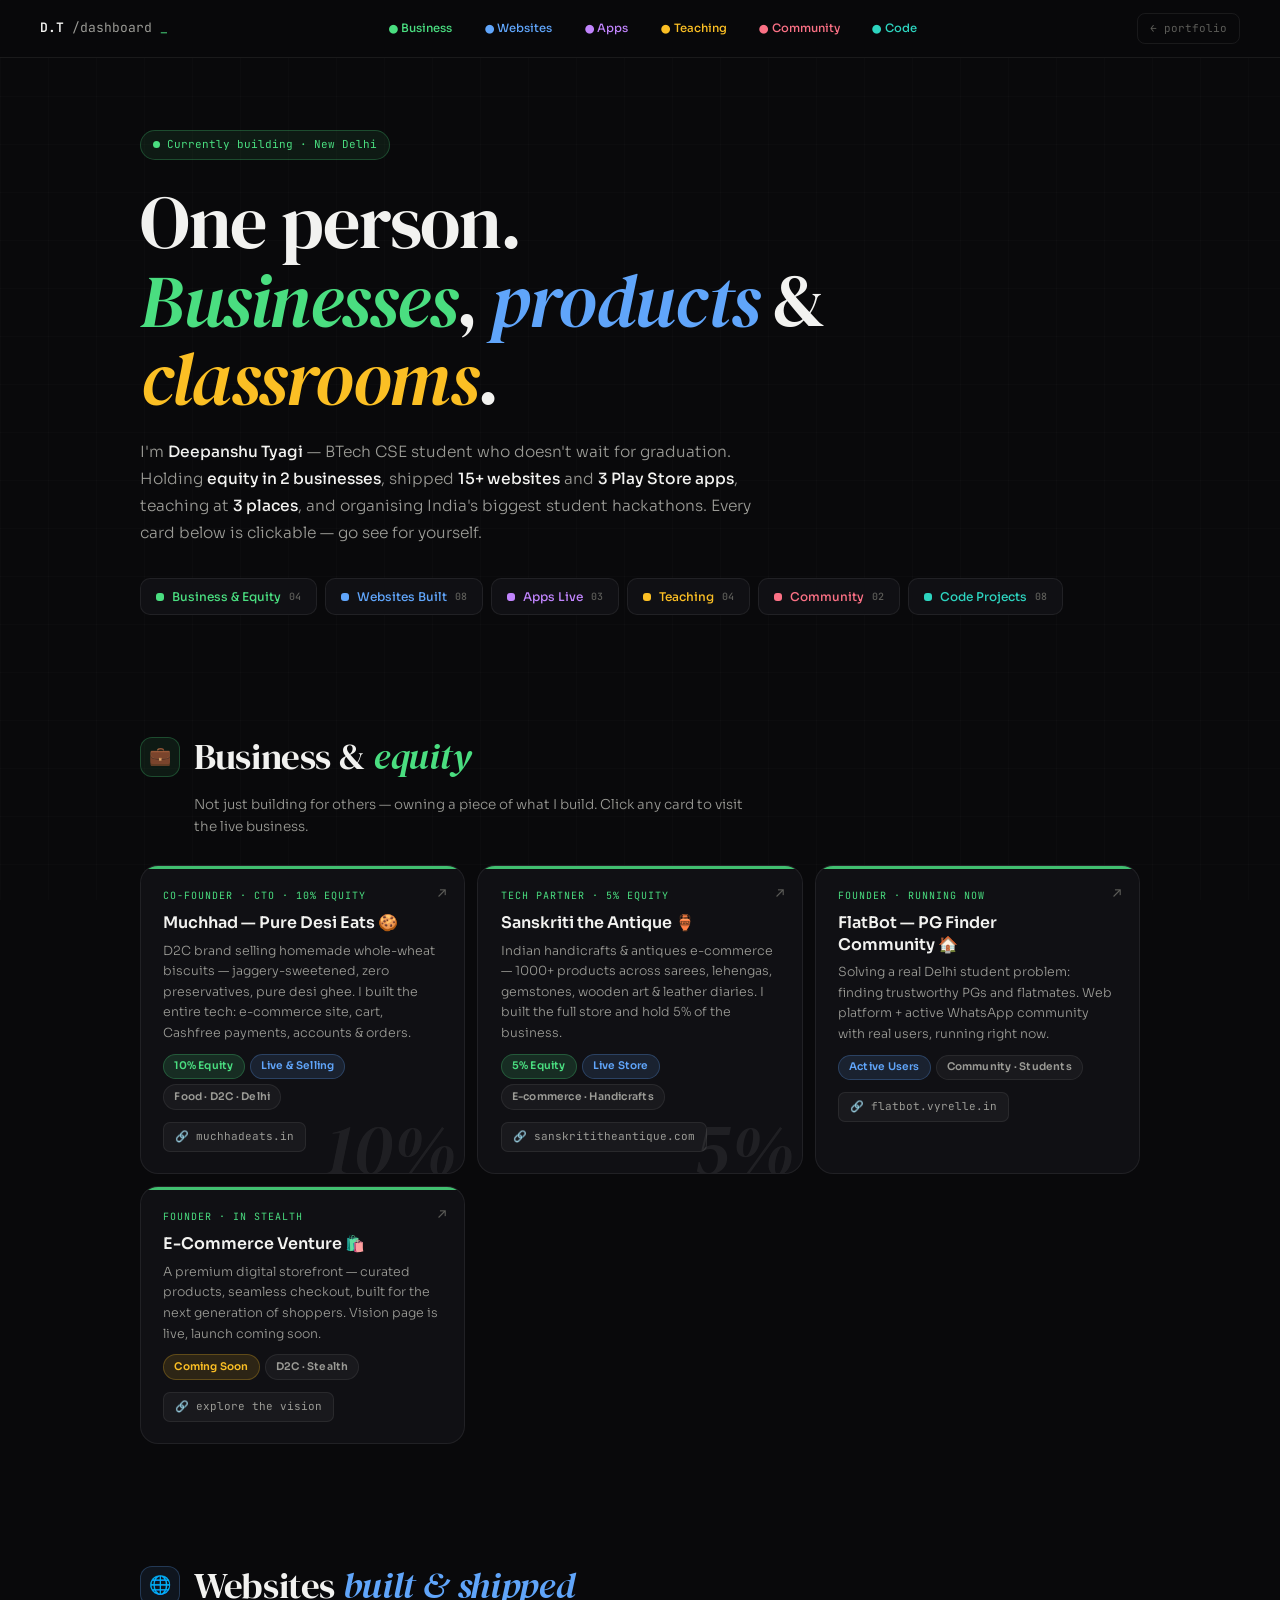
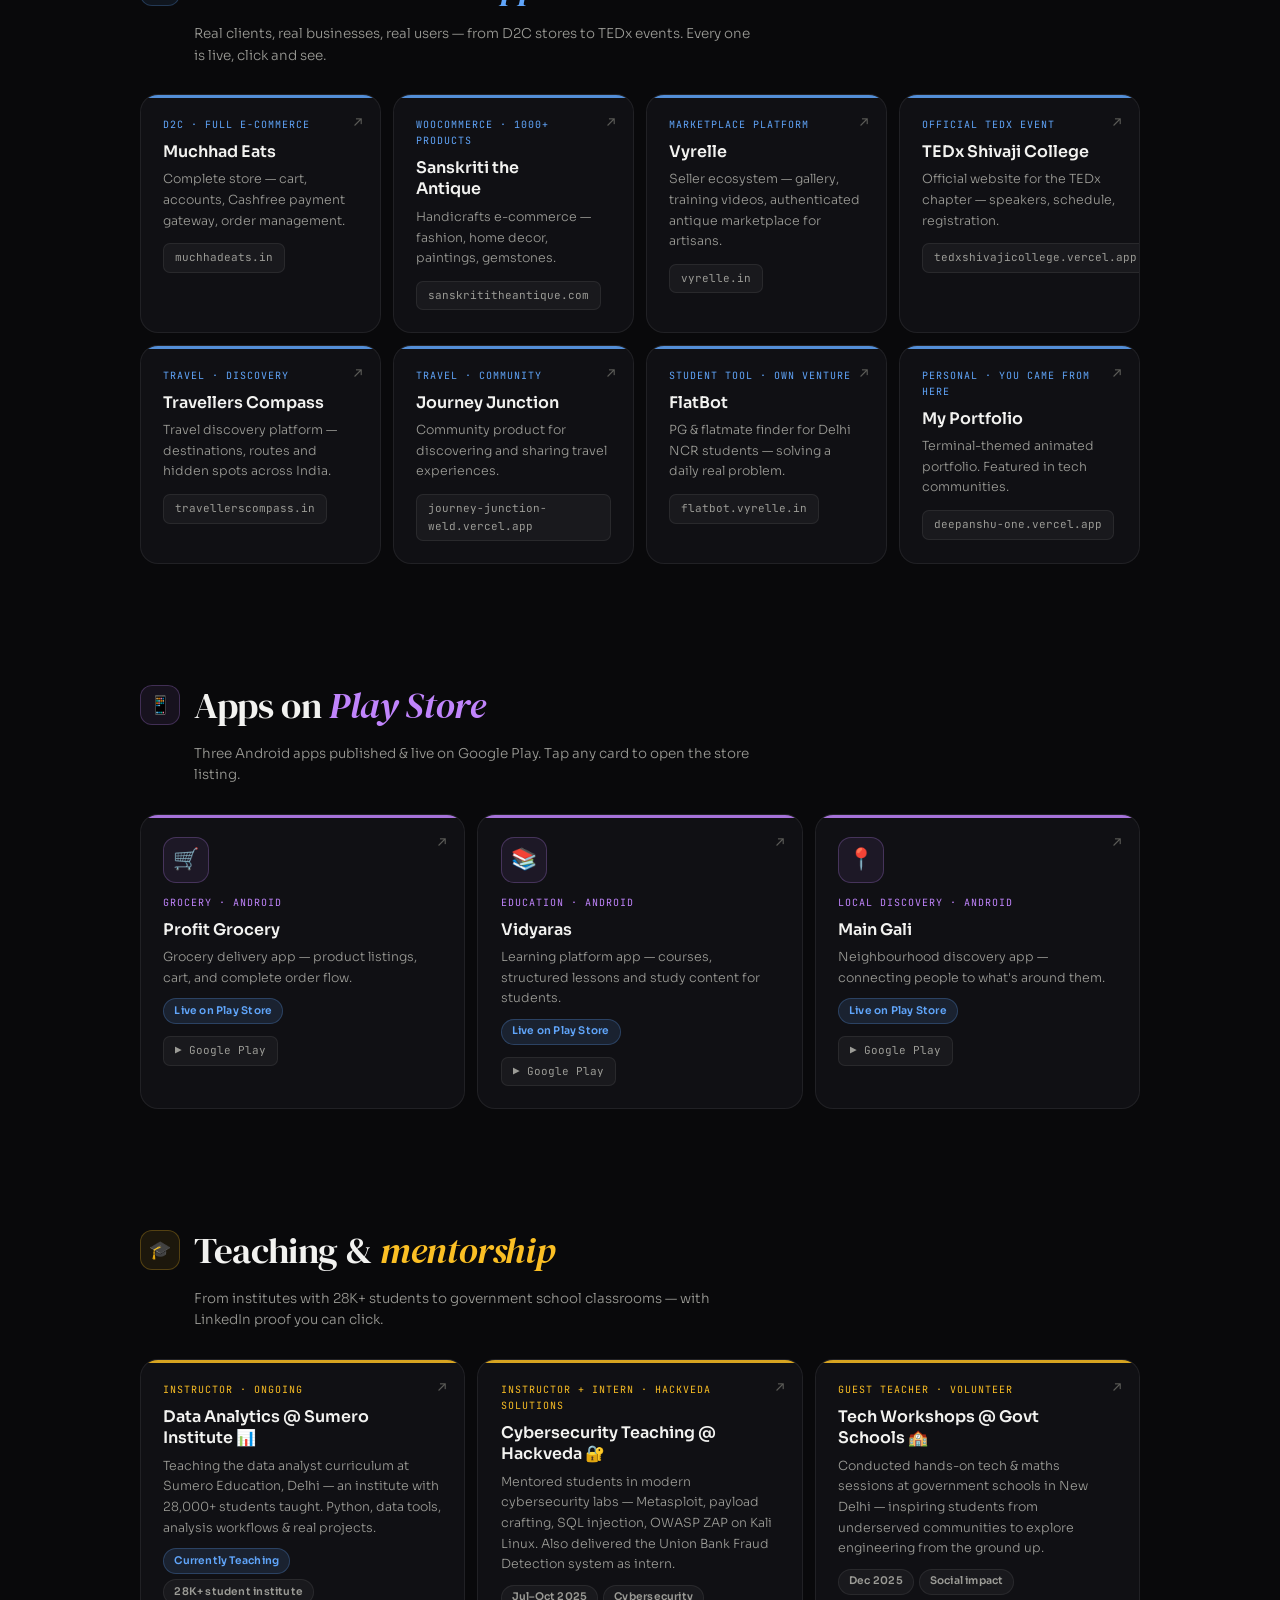
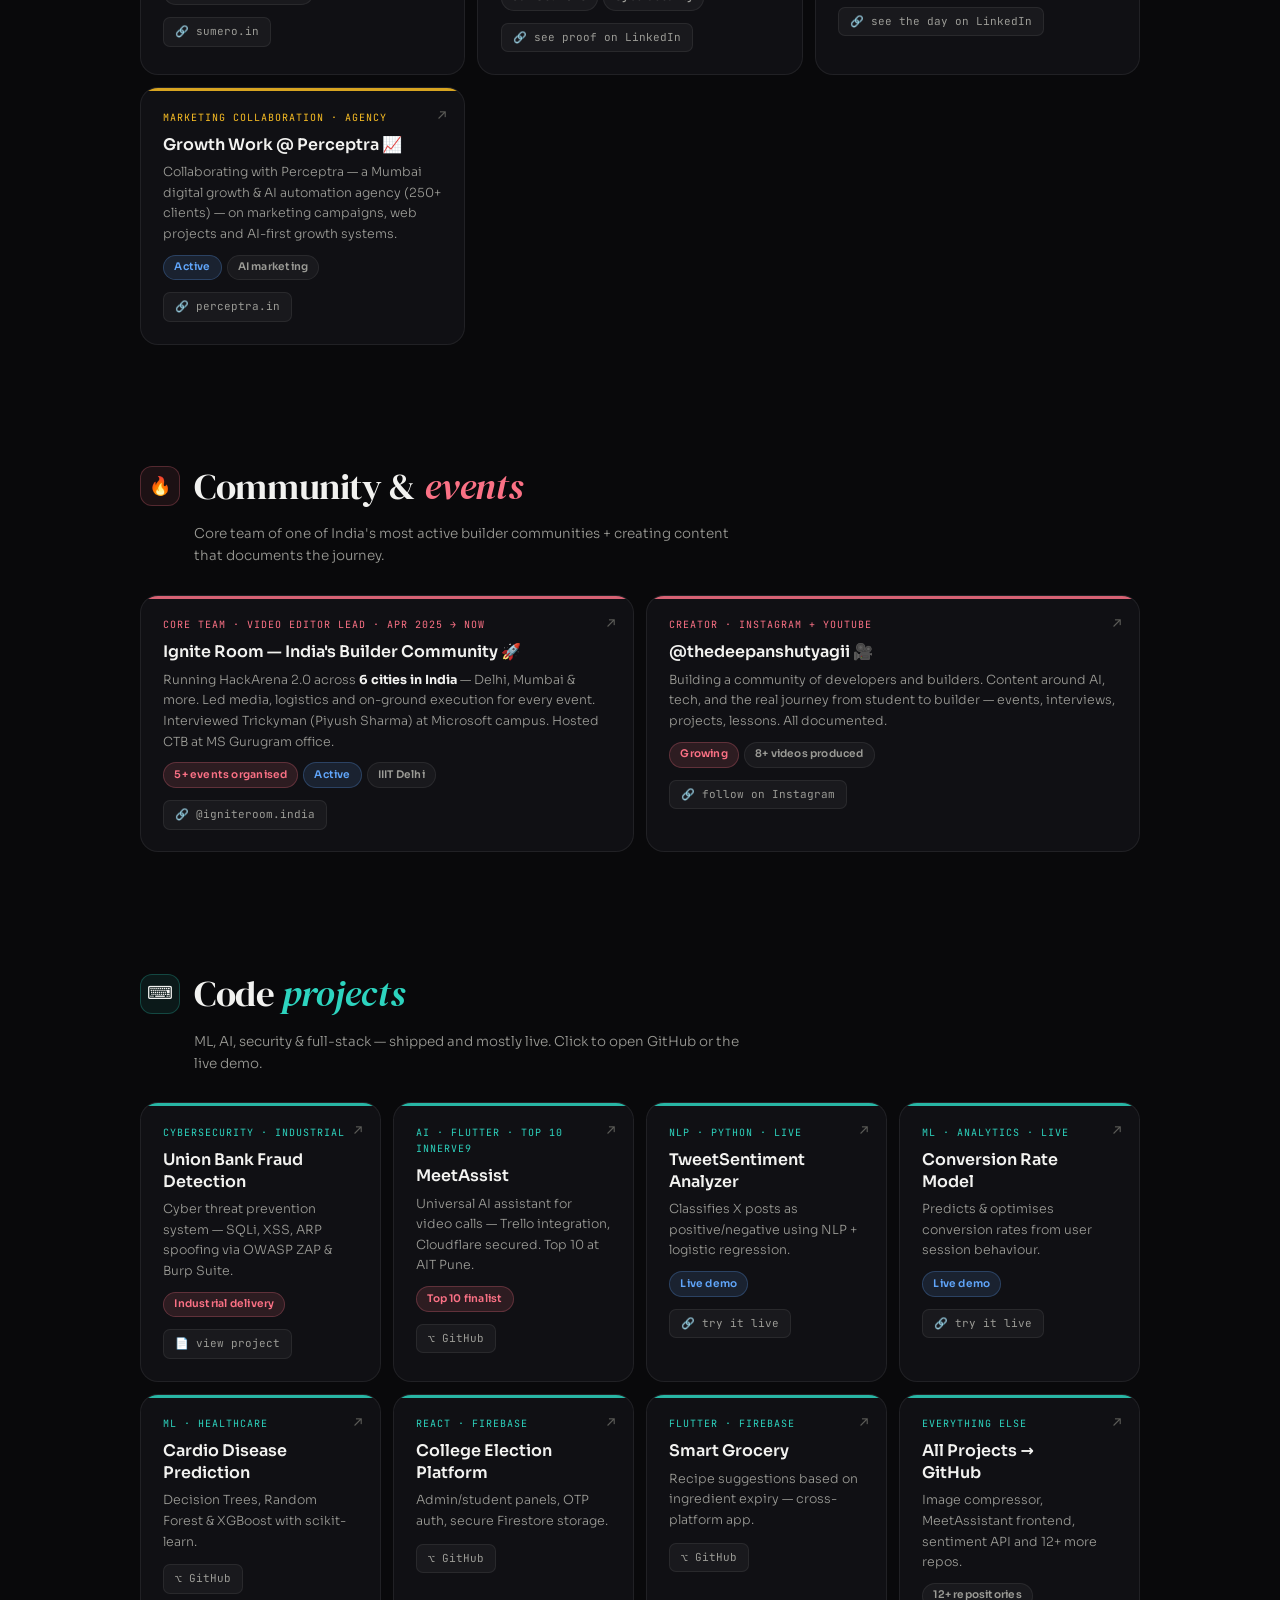
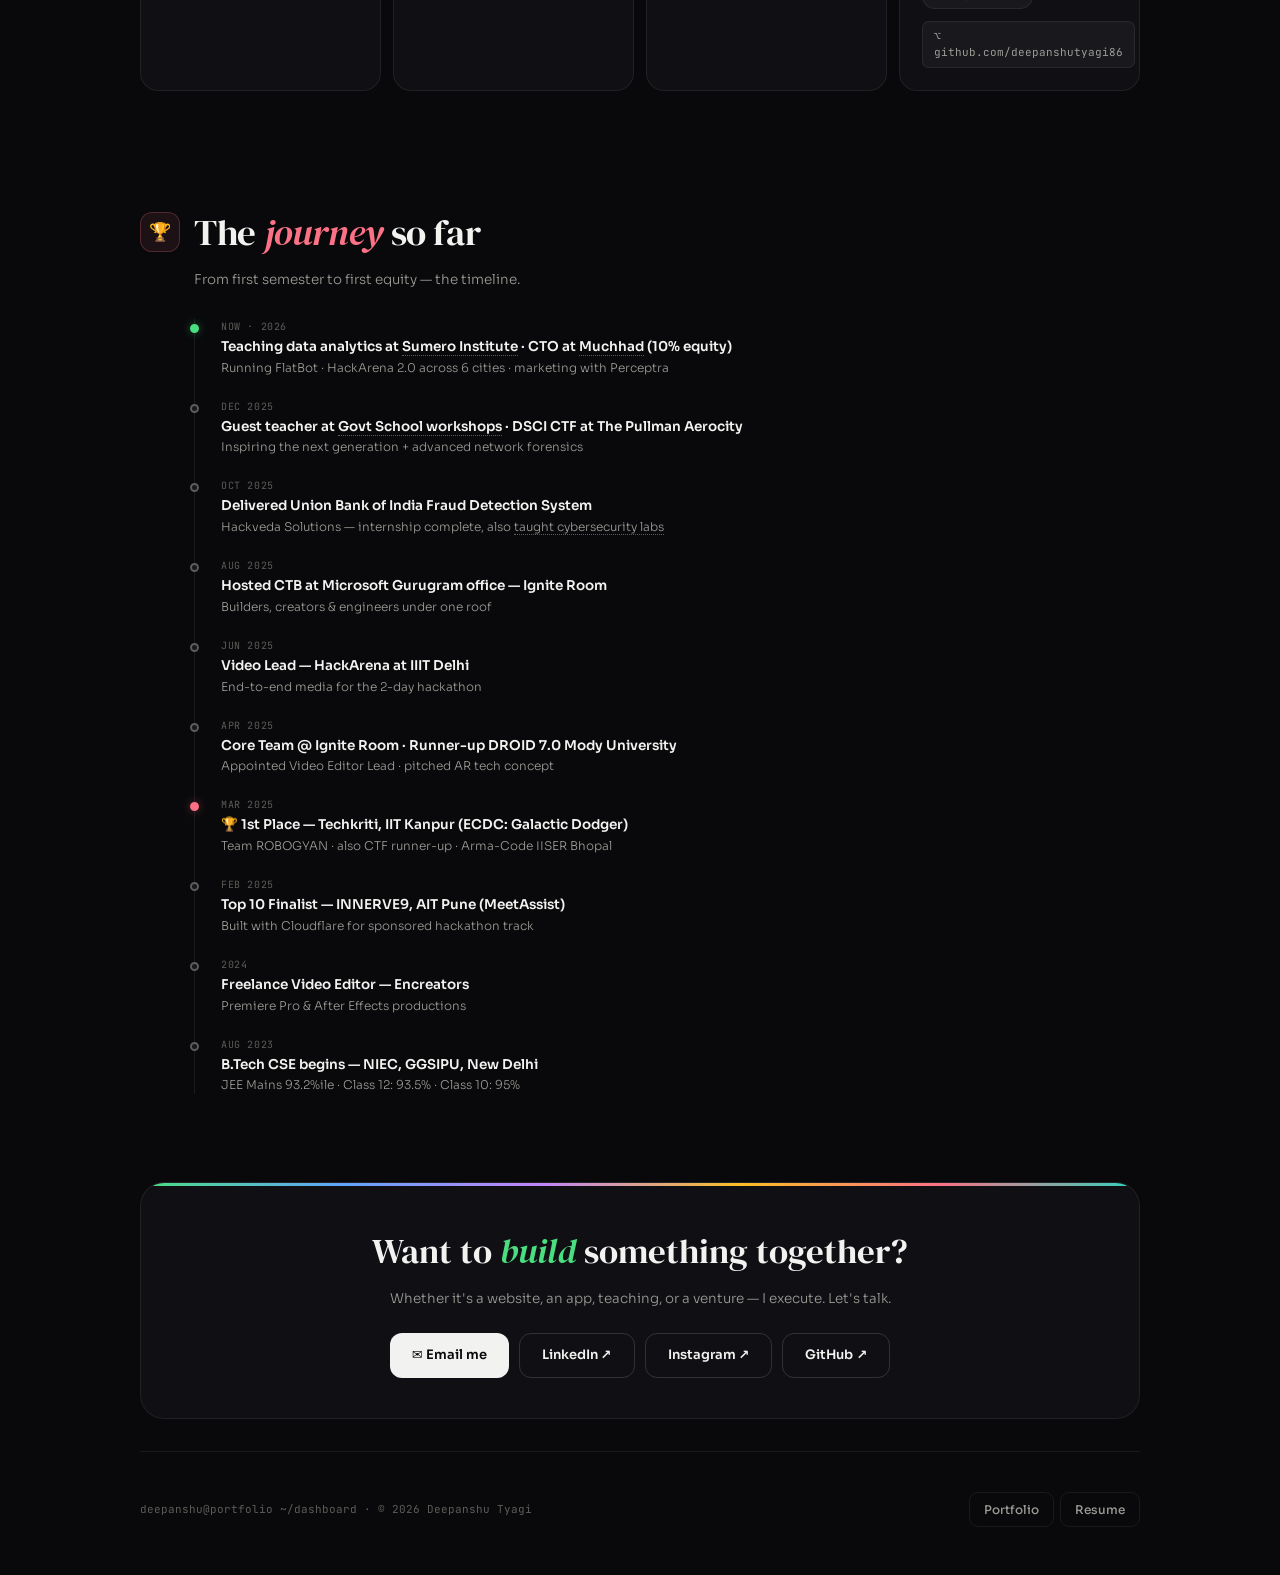
<file: deepanshu.html>
<!DOCTYPE html>
<html lang="en">
<head>
<meta charset="UTF-8" />
<meta name="viewport" content="width=device-width, initial-scale=1.0" />
<title>Dashboard · Deepanshu Tyagi — Everything I'm Building</title>
<meta name="description" content="Businesses, websites, apps, teaching, events & code — the complete map of what Deepanshu Tyagi is building." />
<link rel="preconnect" href="https://fonts.googleapis.com" />
<link rel="preconnect" href="https://fonts.gstatic.com" crossorigin />
<link href="https://fonts.googleapis.com/css2?family=Sora:wght@300;400;500;600;700&family=DM+Serif+Display:ital@0;1&family=JetBrains+Mono:wght@400;500;600&display=swap" rel="stylesheet" />
<style>
  :root {
    --bg: #09090b;
    --bg-2: #101014;
    --bg-3: #17171d;
    --line: rgba(255,255,255,0.07);
    --line-2: rgba(255,255,255,0.14);
    --text: #f2f2f0;
    --text-2: #9b9b96;
    --text-3: #5c5c58;

    /* category colors */
    --biz: #4ade80;        /* green — business & equity */
    --biz-bg: rgba(74,222,128,0.08);
    --biz-line: rgba(74,222,128,0.25);

    --web: #60a5fa;        /* blue — websites */
    --web-bg: rgba(96,165,250,0.08);
    --web-line: rgba(96,165,250,0.25);

    --app: #c084fc;        /* purple — apps */
    --app-bg: rgba(192,132,252,0.08);
    --app-line: rgba(192,132,252,0.25);

    --teach: #fbbf24;      /* amber — teaching */
    --teach-bg: rgba(251,191,36,0.08);
    --teach-line: rgba(251,191,36,0.25);

    --comm: #fb7185;       /* coral — community & events */
    --comm-bg: rgba(251,113,133,0.08);
    --comm-line: rgba(251,113,133,0.25);

    --code: #2dd4bf;       /* teal — code projects */
    --code-bg: rgba(45,212,191,0.08);
    --code-line: rgba(45,212,191,0.25);

    --serif: 'DM Serif Display', Georgia, serif;
    --sans: 'Sora', system-ui, sans-serif;
    --mono: 'JetBrains Mono', monospace;
  }

  *, *::before, *::after { box-sizing: border-box; margin: 0; padding: 0; }
  html { scroll-behavior: smooth; }

  body {
    background: var(--bg);
    color: var(--text);
    font-family: var(--sans);
    font-size: 15px;
    line-height: 1.6;
    -webkit-font-smoothing: antialiased;
    overflow-x: hidden;
  }

  /* subtle grid background */
  body::before {
    content: '';
    position: fixed;
    inset: 0;
    background-image:
      linear-gradient(rgba(255,255,255,0.015) 1px, transparent 1px),
      linear-gradient(90deg, rgba(255,255,255,0.015) 1px, transparent 1px);
    background-size: 48px 48px;
    pointer-events: none;
    z-index: 0;
  }

  .wrap { position: relative; z-index: 1; }

  /* ═══ NAV ═══ */
  nav {
    position: sticky; top: 0; z-index: 100;
    background: rgba(9,9,11,0.85);
    backdrop-filter: blur(14px);
    border-bottom: 1px solid var(--line);
    height: 58px;
    display: flex; align-items: center; justify-content: space-between;
    padding: 0 clamp(1rem, 4vw, 2.5rem);
    gap: 1rem;
  }
  .nav-logo {
    font-family: var(--mono); font-size: 13px; color: var(--text-2);
    text-decoration: none; display: flex; align-items: center; gap: 8px; flex-shrink: 0;
  }
  .nav-logo b { color: var(--text); font-weight: 600; }
  .nav-logo .blink { color: var(--biz); animation: blink 1.2s steps(1) infinite; }
  @keyframes blink { 50% { opacity: 0; } }
  .nav-pills { display: flex; gap: 4px; overflow-x: auto; scrollbar-width: none; }
  .nav-pills::-webkit-scrollbar { display: none; }
  .nav-pills a {
    font-size: 11.5px; font-weight: 500; text-decoration: none;
    padding: 6px 13px; border-radius: 100px; white-space: nowrap;
    border: 1px solid transparent;
    transition: all .2s;
  }
  .np-biz { color: var(--biz); } .np-biz:hover { background: var(--biz-bg); border-color: var(--biz-line); }
  .np-web { color: var(--web); } .np-web:hover { background: var(--web-bg); border-color: var(--web-line); }
  .np-app { color: var(--app); } .np-app:hover { background: var(--app-bg); border-color: var(--app-line); }
  .np-teach { color: var(--teach); } .np-teach:hover { background: var(--teach-bg); border-color: var(--teach-line); }
  .np-comm { color: var(--comm); } .np-comm:hover { background: var(--comm-bg); border-color: var(--comm-line); }
  .np-code { color: var(--code); } .np-code:hover { background: var(--code-bg); border-color: var(--code-line); }
  .nav-back {
    font-family: var(--mono); font-size: 11px; color: var(--text-3);
    text-decoration: none; border: 1px solid var(--line); padding: 6px 12px;
    border-radius: 8px; white-space: nowrap; flex-shrink: 0; transition: all .2s;
  }
  .nav-back:hover { color: var(--text-2); border-color: var(--line-2); }

  .container { max-width: 1080px; margin: 0 auto; padding: 0 clamp(1rem, 4vw, 2.5rem); }

  /* ═══ HERO ═══ */
  .hero { padding: 4.5rem 0 3.5rem; }
  .hero-top { display: flex; align-items: center; gap: 10px; margin-bottom: 1.5rem; flex-wrap: wrap; }
  .live-dot {
    display: inline-flex; align-items: center; gap: 7px;
    font-family: var(--mono); font-size: 11px; color: var(--biz);
    background: var(--biz-bg); border: 1px solid var(--biz-line);
    padding: 5px 12px; border-radius: 100px;
  }
  .live-dot::before {
    content: ''; width: 7px; height: 7px; border-radius: 50%;
    background: var(--biz); animation: pulse 2s ease-in-out infinite;
  }
  @keyframes pulse { 0%,100%{opacity:1; box-shadow:0 0 0 0 rgba(74,222,128,.4)} 50%{opacity:.7; box-shadow:0 0 0 6px rgba(74,222,128,0)} }

  .hero h1 {
    font-family: var(--serif); font-weight: 400;
    font-size: clamp(2.6rem, 6.5vw, 4.6rem);
    line-height: 1.06; letter-spacing: -0.02em;
    margin-bottom: 1.25rem;
  }
  .hero h1 .hl-biz { color: var(--biz); font-style: italic; }
  .hero h1 .hl-web { color: var(--web); font-style: italic; }
  .hero h1 .hl-teach { color: var(--teach); font-style: italic; }
  .hero-sub { font-size: 15.5px; color: var(--text-2); max-width: 620px; line-height: 1.75; font-weight: 300; }
  .hero-sub b { color: var(--text); font-weight: 500; }

  /* the legend — teaches the color system instantly */
  .legend {
    display: flex; flex-wrap: wrap; gap: 8px; margin-top: 2rem;
  }
  .legend a {
    display: inline-flex; align-items: center; gap: 8px;
    font-size: 12px; font-weight: 500; text-decoration: none;
    padding: 8px 15px; border-radius: 10px;
    border: 1px solid var(--line);
    background: var(--bg-2);
    transition: transform .15s, border-color .2s;
  }
  .legend a:hover { transform: translateY(-2px); }
  .legend .dot { width: 8px; height: 8px; border-radius: 3px; flex-shrink: 0; }
  .lg-biz { color: var(--biz); } .lg-biz .dot { background: var(--biz); } .lg-biz:hover { border-color: var(--biz-line); }
  .lg-web { color: var(--web); } .lg-web .dot { background: var(--web); } .lg-web:hover { border-color: var(--web-line); }
  .lg-app { color: var(--app); } .lg-app .dot { background: var(--app); } .lg-app:hover { border-color: var(--app-line); }
  .lg-teach { color: var(--teach); } .lg-teach .dot { background: var(--teach); } .lg-teach:hover { border-color: var(--teach-line); }
  .lg-comm { color: var(--comm); } .lg-comm .dot { background: var(--comm); } .lg-comm:hover { border-color: var(--comm-line); }
  .lg-code { color: var(--code); } .lg-code .dot { background: var(--code); } .lg-code:hover { border-color: var(--code-line); }
  .legend a .count { font-family: var(--mono); font-size: 10px; color: var(--text-3); }

  /* ═══ SECTION SHELL ═══ */
  section { padding: 3.5rem 0; }
  .sec-head { display: flex; align-items: center; gap: 14px; margin-bottom: 8px; }
  .sec-icon {
    width: 40px; height: 40px; border-radius: 12px;
    display: flex; align-items: center; justify-content: center;
    font-size: 18px; flex-shrink: 0;
  }
  .sec-head h2 {
    font-family: var(--serif); font-weight: 400;
    font-size: clamp(1.7rem, 3.4vw, 2.3rem); letter-spacing: -0.01em;
  }
  .sec-desc { font-size: 13.5px; color: var(--text-2); margin: 0 0 1.75rem 54px; max-width: 560px; font-weight: 300; }

  /* section theming */
  .s-biz .sec-icon { background: var(--biz-bg); border: 1px solid var(--biz-line); }
  .s-biz h2 em { color: var(--biz); font-style: italic; }
  .s-web .sec-icon { background: var(--web-bg); border: 1px solid var(--web-line); }
  .s-web h2 em { color: var(--web); font-style: italic; }
  .s-app .sec-icon { background: var(--app-bg); border: 1px solid var(--app-line); }
  .s-app h2 em { color: var(--app); font-style: italic; }
  .s-teach .sec-icon { background: var(--teach-bg); border: 1px solid var(--teach-line); }
  .s-teach h2 em { color: var(--teach); font-style: italic; }
  .s-comm .sec-icon { background: var(--comm-bg); border: 1px solid var(--comm-line); }
  .s-comm h2 em { color: var(--comm); font-style: italic; }
  .s-code .sec-icon { background: var(--code-bg); border: 1px solid var(--code-line); }
  .s-code h2 em { color: var(--code); font-style: italic; }

  /* ═══ CLICKABLE CARDS ═══ */
  .grid { display: grid; gap: 12px; }
  .g2 { grid-template-columns: repeat(auto-fit, minmax(300px, 1fr)); }
  .g3 { grid-template-columns: repeat(auto-fit, minmax(240px, 1fr)); }

  a.tile {
    display: block; text-decoration: none; color: inherit;
    background: var(--bg-2);
    border: 1px solid var(--line);
    border-radius: 18px;
    padding: 1.35rem 1.4rem;
    position: relative;
    transition: transform .18s ease, border-color .2s, background .2s;
    overflow: hidden;
  }
  a.tile::after {
    content: '↗';
    position: absolute; top: 16px; right: 18px;
    font-family: var(--mono); font-size: 14px;
    color: var(--text-3);
    transition: color .2s, transform .2s;
  }
  a.tile:hover { transform: translateY(-3px); }
  a.tile:hover::after { transform: translate(2px,-2px); }

  /* colored top strip per category */
  a.tile::before {
    content: ''; position: absolute; top: 0; left: 0; right: 0; height: 3px;
    opacity: .85;
  }
  .t-biz::before { background: var(--biz); }
  .t-biz:hover { border-color: var(--biz-line); background: linear-gradient(180deg, var(--biz-bg), var(--bg-2) 45%); }
  .t-biz:hover::after { color: var(--biz); }
  .t-web::before { background: var(--web); }
  .t-web:hover { border-color: var(--web-line); background: linear-gradient(180deg, var(--web-bg), var(--bg-2) 45%); }
  .t-web:hover::after { color: var(--web); }
  .t-app::before { background: var(--app); }
  .t-app:hover { border-color: var(--app-line); background: linear-gradient(180deg, var(--app-bg), var(--bg-2) 45%); }
  .t-app:hover::after { color: var(--app); }
  .t-teach::before { background: var(--teach); }
  .t-teach:hover { border-color: var(--teach-line); background: linear-gradient(180deg, var(--teach-bg), var(--bg-2) 45%); }
  .t-teach:hover::after { color: var(--teach); }
  .t-comm::before { background: var(--comm); }
  .t-comm:hover { border-color: var(--comm-line); background: linear-gradient(180deg, var(--comm-bg), var(--bg-2) 45%); }
  .t-comm:hover::after { color: var(--comm); }
  .t-code::before { background: var(--code); }
  .t-code:hover { border-color: var(--code-line); background: linear-gradient(180deg, var(--code-bg), var(--bg-2) 45%); }
  .t-code:hover::after { color: var(--code); }

  .tile .role {
    font-family: var(--mono); font-size: 10px; letter-spacing: .1em;
    text-transform: uppercase; margin-bottom: 8px; display: block;
  }
  .t-biz .role { color: var(--biz); }
  .t-web .role { color: var(--web); }
  .t-app .role { color: var(--app); }
  .t-teach .role { color: var(--teach); }
  .t-comm .role { color: var(--comm); }
  .t-code .role { color: var(--code); }

  .tile h3 { font-size: 16px; font-weight: 600; margin-bottom: 7px; line-height: 1.35; padding-right: 24px; }
  .tile p { font-size: 12.5px; color: var(--text-2); line-height: 1.65; font-weight: 300; }

  .tile .url {
    display: inline-flex; align-items: center; gap: 6px;
    font-family: var(--mono); font-size: 11px;
    margin-top: 12px; padding: 5px 11px; border-radius: 7px;
    background: rgba(255,255,255,0.04); border: 1px solid var(--line);
    color: var(--text-2);
  }
  .t-biz:hover .url { color: var(--biz); border-color: var(--biz-line); }
  .t-web:hover .url { color: var(--web); border-color: var(--web-line); }
  .t-app:hover .url { color: var(--app); border-color: var(--app-line); }
  .t-teach:hover .url { color: var(--teach); border-color: var(--teach-line); }
  .t-comm:hover .url { color: var(--comm); border-color: var(--comm-line); }
  .t-code:hover .url { color: var(--code); border-color: var(--code-line); }

  .badges { display: flex; flex-wrap: wrap; gap: 5px; margin-top: 10px; }
  .badge {
    font-size: 10.5px; font-weight: 600; padding: 3.5px 10px;
    border-radius: 100px; letter-spacing: .02em;
  }
  .b-equity { background: rgba(74,222,128,0.14); color: var(--biz); border: 1px solid var(--biz-line); }
  .b-live { background: rgba(96,165,250,0.12); color: var(--web); border: 1px solid var(--web-line); }
  .b-soon { background: rgba(251,191,36,0.12); color: var(--teach); border: 1px solid var(--teach-line); }
  .b-dim { background: rgba(255,255,255,0.04); color: var(--text-2); border: 1px solid var(--line); }
  .b-win { background: rgba(251,113,133,0.12); color: var(--comm); border: 1px solid var(--comm-line); }

  /* big equity number */
  .equity-num {
    position: absolute; bottom: -12px; right: 8px;
    font-family: var(--serif); font-style: italic;
    font-size: 72px; line-height: 1;
    opacity: .07; pointer-events: none; user-select: none;
  }

  /* app row card */
  .app-emoji {
    width: 46px; height: 46px; border-radius: 13px;
    background: var(--app-bg); border: 1px solid var(--app-line);
    display: flex; align-items: center; justify-content: center;
    font-size: 21px; margin-bottom: 12px;
  }

  /* ═══ TIMELINE ═══ */
  .tl { margin-left: 54px; border-left: 1px solid var(--line); padding-left: 26px; position: relative; }
  .tl-item { position: relative; padding-bottom: 22px; }
  .tl-item:last-child { padding-bottom: 0; }
  .tl-item::before {
    content: ''; position: absolute; left: -31px; top: 5px;
    width: 9px; height: 9px; border-radius: 50%;
    background: var(--bg-3); border: 2px solid var(--text-3);
  }
  .tl-item.now::before { background: var(--biz); border-color: var(--biz); box-shadow: 0 0 10px rgba(74,222,128,.4); }
  .tl-item.win::before { background: var(--comm); border-color: var(--comm); box-shadow: 0 0 10px rgba(251,113,133,.4); }
  .tl-when { font-family: var(--mono); font-size: 10px; color: var(--text-3); letter-spacing: .06em; }
  .tl-what { font-size: 13.5px; font-weight: 600; margin-top: 2px; line-height: 1.45; }
  .tl-sub { font-size: 12px; color: var(--text-2); font-weight: 300; margin-top: 1px; }
  .tl-item a { color: inherit; text-decoration: none; border-bottom: 1px dotted var(--text-3); transition: border-color .2s, color .2s; }
  .tl-item a:hover { color: var(--web); border-color: var(--web); }

  @media (max-width: 640px) {
    .tl { margin-left: 6px; }
    .sec-desc { margin-left: 0; }
  }

  /* ═══ CTA FOOTER ═══ */
  .cta-final {
    margin: 2rem 0 0; padding: 2.5rem;
    background: var(--bg-2); border: 1px solid var(--line);
    border-radius: 24px; text-align: center;
    position: relative; overflow: hidden;
  }
  .cta-final::before {
    content: ''; position: absolute; inset: 0; height: 3px;
    background: linear-gradient(90deg, var(--biz), var(--web), var(--app), var(--teach), var(--comm), var(--code));
  }
  .cta-final h2 { font-family: var(--serif); font-weight: 400; font-size: clamp(1.6rem, 3.5vw, 2.2rem); margin-bottom: .5rem; }
  .cta-final h2 em { font-style: italic; color: var(--biz); }
  .cta-final p { font-size: 13.5px; color: var(--text-2); margin-bottom: 1.5rem; font-weight: 300; }
  .cta-btns { display: flex; gap: 10px; justify-content: center; flex-wrap: wrap; }
  .cta-btns a {
    display: inline-flex; align-items: center; gap: 7px;
    font-size: 13px; font-weight: 600; text-decoration: none;
    padding: 11px 22px; border-radius: 12px; transition: all .2s;
  }
  .btn-solid { background: var(--text); color: var(--bg); }
  .btn-solid:hover { background: var(--biz); transform: translateY(-2px); }
  .btn-line { border: 1px solid var(--line-2); color: var(--text); }
  .btn-line:hover { border-color: var(--text-2); transform: translateY(-2px); }

  footer {
    padding: 2.5rem 0 3rem; margin-top: 2rem;
    border-top: 1px solid var(--line);
    display: flex; justify-content: space-between; align-items: center;
    flex-wrap: wrap; gap: 1rem;
  }
  footer .sig { font-family: var(--mono); font-size: 11px; color: var(--text-3); }
  footer .socials { display: flex; gap: 6px; }
  footer .socials a {
    font-size: 12px; color: var(--text-2); text-decoration: none;
    padding: 7px 14px; border: 1px solid var(--line); border-radius: 9px;
    transition: all .2s; font-weight: 500;
  }
  footer .socials a:hover { color: var(--text); border-color: var(--line-2); transform: translateY(-2px); }

  /* reveal animation */
  .reveal { opacity: 0; transform: translateY(16px); transition: opacity .55s ease, transform .55s ease; }
  .reveal.in { opacity: 1; transform: none; }

  @media (prefers-reduced-motion: reduce) {
    *, *::before, *::after { transition: none !important; animation: none !important; }
    .reveal { opacity: 1; transform: none; }
  }

  ::-webkit-scrollbar { width: 5px; }
  ::-webkit-scrollbar-track { background: var(--bg); }
  ::-webkit-scrollbar-thumb { background: var(--bg-3); border-radius: 3px; }
</style>
</head>
<body>
<div class="wrap">

<!-- ═══ NAV ═══ -->
<nav>
  <a href="https://deepanshu-one.vercel.app/" class="nav-logo"><b>D.T</b> /dashboard<span class="blink">_</span></a>
  <div class="nav-pills">
    <a href="#business" class="np-biz">● Business</a>
    <a href="#websites" class="np-web">● Websites</a>
    <a href="#apps" class="np-app">● Apps</a>
    <a href="#teaching" class="np-teach">● Teaching</a>
    <a href="#community" class="np-comm">● Community</a>
    <a href="#code" class="np-code">● Code</a>
  </div>
  <a href="https://deepanshu-one.vercel.app/" class="nav-back">← portfolio</a>
</nav>

<div class="container">

  <!-- ═══ HERO ═══ -->
  <div class="hero">
    <div class="hero-top">
      <span class="live-dot">Currently building · New Delhi</span>
    </div>
    <h1>One person.<br><span class="hl-biz">Businesses</span>, <span class="hl-web">products</span> &amp; <span class="hl-teach">classrooms</span>.</h1>
    <p class="hero-sub">
      I'm <b>Deepanshu Tyagi</b> — BTech CSE student who doesn't wait for graduation.
      Holding <b>equity in 2 businesses</b>, shipped <b>15+ websites</b> and <b>3 Play Store apps</b>,
      teaching at <b>3 places</b>, and organising India's biggest student hackathons.
      Every card below is clickable — go see for yourself.
    </p>

    <div class="legend">
      <a href="#business" class="lg-biz"><span class="dot"></span>Business &amp; Equity <span class="count">04</span></a>
      <a href="#websites" class="lg-web"><span class="dot"></span>Websites Built <span class="count">08</span></a>
      <a href="#apps" class="lg-app"><span class="dot"></span>Apps Live <span class="count">03</span></a>
      <a href="#teaching" class="lg-teach"><span class="dot"></span>Teaching <span class="count">04</span></a>
      <a href="#community" class="lg-comm"><span class="dot"></span>Community <span class="count">02</span></a>
      <a href="#code" class="lg-code"><span class="dot"></span>Code Projects <span class="count">08</span></a>
    </div>
  </div>


  <!-- ═══ 01 BUSINESS & EQUITY ═══ -->
  <section id="business" class="s-biz">
    <div class="sec-head reveal">
      <div class="sec-icon">💼</div>
      <h2>Business &amp; <em>equity</em></h2>
    </div>
    <p class="sec-desc reveal">Not just building for others — owning a piece of what I build. Click any card to visit the live business.</p>

    <div class="grid g2">

      <a href="https://muchhadeats.in/" target="_blank" rel="noopener" class="tile t-biz reveal">
        <span class="equity-num">10%</span>
        <span class="role">Co-founder · CTO · 10% equity</span>
        <h3>Muchhad — Pure Desi Eats 🍪</h3>
        <p>D2C brand selling homemade whole-wheat biscuits — jaggery-sweetened, zero preservatives, pure desi ghee. I built the entire tech: e-commerce site, cart, Cashfree payments, accounts &amp; orders.</p>
        <div class="badges">
          <span class="badge b-equity">10% Equity</span>
          <span class="badge b-live">Live &amp; Selling</span>
          <span class="badge b-dim">Food · D2C · Delhi</span>
        </div>
        <span class="url">🔗 muchhadeats.in</span>
      </a>

      <a href="https://sanskrititheantique.com/" target="_blank" rel="noopener" class="tile t-biz reveal">
        <span class="equity-num">5%</span>
        <span class="role">Tech partner · 5% equity</span>
        <h3>Sanskriti the Antique 🏺</h3>
        <p>Indian handicrafts &amp; antiques e-commerce — 1000+ products across sarees, lehengas, gemstones, wooden art &amp; leather diaries. I built the full store and hold 5% of the business.</p>
        <div class="badges">
          <span class="badge b-equity">5% Equity</span>
          <span class="badge b-live">Live Store</span>
          <span class="badge b-dim">E-commerce · Handicrafts</span>
        </div>
        <span class="url">🔗 sanskrititheantique.com</span>
      </a>

      <a href="https://flatbot.vyrelle.in/" target="_blank" rel="noopener" class="tile t-biz reveal">
        <span class="role">Founder · Running now</span>
        <h3>FlatBot — PG Finder Community 🏠</h3>
        <p>Solving a real Delhi student problem: finding trustworthy PGs and flatmates. Web platform + active WhatsApp community with real users, running right now.</p>
        <div class="badges">
          <span class="badge b-live">Active Users</span>
          <span class="badge b-dim">Community · Students</span>
        </div>
        <span class="url">🔗 flatbot.vyrelle.in</span>
      </a>

      <a href="https://deepanshu-one.vercel.app/ecommerce.html" target="_blank" rel="noopener" class="tile t-biz reveal">
        <span class="role">Founder · In stealth</span>
        <h3>E-Commerce Venture 🛍️</h3>
        <p>A premium digital storefront — curated products, seamless checkout, built for the next generation of shoppers. Vision page is live, launch coming soon.</p>
        <div class="badges">
          <span class="badge b-soon">Coming Soon</span>
          <span class="badge b-dim">D2C · Stealth</span>
        </div>
        <span class="url">🔗 explore the vision</span>
      </a>

    </div>
  </section>


  <!-- ═══ 02 WEBSITES ═══ -->
  <section id="websites" class="s-web">
    <div class="sec-head reveal">
      <div class="sec-icon">🌐</div>
      <h2>Websites <em>built &amp; shipped</em></h2>
    </div>
    <p class="sec-desc reveal">Real clients, real businesses, real users — from D2C stores to TEDx events. Every one is live, click and see.</p>

    <div class="grid g3">

      <a href="https://muchhadeats.in/" target="_blank" rel="noopener" class="tile t-web reveal">
        <span class="role">D2C · Full E-commerce</span>
        <h3>Muchhad Eats</h3>
        <p>Complete store — cart, accounts, Cashfree payment gateway, order management.</p>
        <span class="url">muchhadeats.in</span>
      </a>

      <a href="https://sanskrititheantique.com/" target="_blank" rel="noopener" class="tile t-web reveal">
        <span class="role">WooCommerce · 1000+ products</span>
        <h3>Sanskriti the Antique</h3>
        <p>Handicrafts e-commerce — fashion, home decor, paintings, gemstones.</p>
        <span class="url">sanskrititheantique.com</span>
      </a>

      <a href="https://vyrelle.in/" target="_blank" rel="noopener" class="tile t-web reveal">
        <span class="role">Marketplace platform</span>
        <h3>Vyrelle</h3>
        <p>Seller ecosystem — gallery, training videos, authenticated antique marketplace for artisans.</p>
        <span class="url">vyrelle.in</span>
      </a>

      <a href="https://tedxshivajicollege.vercel.app/" target="_blank" rel="noopener" class="tile t-web reveal">
        <span class="role">Official TEDx event</span>
        <h3>TEDx Shivaji College</h3>
        <p>Official website for the TEDx chapter — speakers, schedule, registration.</p>
        <span class="url">tedxshivajicollege.vercel.app</span>
      </a>

      <a href="https://travellerscompass.in" target="_blank" rel="noopener" class="tile t-web reveal">
        <span class="role">Travel · Discovery</span>
        <h3>Travellers Compass</h3>
        <p>Travel discovery platform — destinations, routes and hidden spots across India.</p>
        <span class="url">travellerscompass.in</span>
      </a>

      <a href="https://journey-junction-weld.vercel.app" target="_blank" rel="noopener" class="tile t-web reveal">
        <span class="role">Travel · Community</span>
        <h3>Journey Junction</h3>
        <p>Community product for discovering and sharing travel experiences.</p>
        <span class="url">journey-junction-weld.vercel.app</span>
      </a>

      <a href="https://flatbot.vyrelle.in/" target="_blank" rel="noopener" class="tile t-web reveal">
        <span class="role">Student tool · Own venture</span>
        <h3>FlatBot</h3>
        <p>PG &amp; flatmate finder for Delhi NCR students — solving a daily real problem.</p>
        <span class="url">flatbot.vyrelle.in</span>
      </a>

      <a href="https://deepanshu-one.vercel.app/" target="_blank" rel="noopener" class="tile t-web reveal">
        <span class="role">Personal · You came from here</span>
        <h3>My Portfolio</h3>
        <p>Terminal-themed animated portfolio. Featured in tech communities.</p>
        <span class="url">deepanshu-one.vercel.app</span>
      </a>

    </div>
  </section>


  <!-- ═══ 03 APPS ═══ -->
  <section id="apps" class="s-app">
    <div class="sec-head reveal">
      <div class="sec-icon">📱</div>
      <h2>Apps on <em>Play Store</em></h2>
    </div>
    <p class="sec-desc reveal">Three Android apps published &amp; live on Google Play. Tap any card to open the store listing.</p>

    <div class="grid g3">

      <a href="https://play.google.com/store/apps/details?id=com.profitgrocery.app" target="_blank" rel="noopener" class="tile t-app reveal">
        <div class="app-emoji">🛒</div>
        <span class="role">Grocery · Android</span>
        <h3>Profit Grocery</h3>
        <p>Grocery delivery app — product listings, cart, and complete order flow.</p>
        <div class="badges"><span class="badge b-live">Live on Play Store</span></div>
        <span class="url">▶ Google Play</span>
      </a>

      <a href="https://play.google.com/store/apps/details?id=com.vidyaras.app" target="_blank" rel="noopener" class="tile t-app reveal">
        <div class="app-emoji">📚</div>
        <span class="role">Education · Android</span>
        <h3>Vidyaras</h3>
        <p>Learning platform app — courses, structured lessons and study content for students.</p>
        <div class="badges"><span class="badge b-live">Live on Play Store</span></div>
        <span class="url">▶ Google Play</span>
      </a>

      <a href="https://play.google.com/store/apps/details?id=com.main_gali.app" target="_blank" rel="noopener" class="tile t-app reveal">
        <div class="app-emoji">📍</div>
        <span class="role">Local discovery · Android</span>
        <h3>Main Gali</h3>
        <p>Neighbourhood discovery app — connecting people to what's around them.</p>
        <div class="badges"><span class="badge b-live">Live on Play Store</span></div>
        <span class="url">▶ Google Play</span>
      </a>

    </div>
  </section>


  <!-- ═══ 04 TEACHING ═══ -->
  <section id="teaching" class="s-teach">
    <div class="sec-head reveal">
      <div class="sec-icon">🎓</div>
      <h2>Teaching &amp; <em>mentorship</em></h2>
    </div>
    <p class="sec-desc reveal">From institutes with 28K+ students to government school classrooms — with LinkedIn proof you can click.</p>

    <div class="grid g2">

      <a href="https://sumero.in/" target="_blank" rel="noopener" class="tile t-teach reveal">
        <span class="role">Instructor · Ongoing</span>
        <h3>Data Analytics @ Sumero Institute 📊</h3>
        <p>Teaching the data analyst curriculum at Sumero Education, Delhi — an institute with 28,000+ students taught. Python, data tools, analysis workflows &amp; real projects.</p>
        <div class="badges">
          <span class="badge b-live">Currently Teaching</span>
          <span class="badge b-dim">28K+ student institute</span>
        </div>
        <span class="url">🔗 sumero.in</span>
      </a>

      <a href="https://www.linkedin.com/posts/deepanshutyagi86_its-been-almost-more-than-one-month-me-working-activity-7374844817266106368-4InB" target="_blank" rel="noopener" class="tile t-teach reveal">
        <span class="role">Instructor + Intern · Hackveda Solutions</span>
        <h3>Cybersecurity Teaching @ Hackveda 🔐</h3>
        <p>Mentored students in modern cybersecurity labs — Metasploit, payload crafting, SQL injection, OWASP ZAP on Kali Linux. Also delivered the Union Bank Fraud Detection system as intern.</p>
        <div class="badges">
          <span class="badge b-dim">Jul–Oct 2025</span>
          <span class="badge b-dim">Cybersecurity</span>
        </div>
        <span class="url">🔗 see proof on LinkedIn</span>
      </a>

      <a href="https://www.linkedin.com/posts/deepanshutyagi86_today-i-spent-the-day-with-students-at-a-activity-7402355485133496321-Pn0P" target="_blank" rel="noopener" class="tile t-teach reveal">
        <span class="role">Guest teacher · Volunteer</span>
        <h3>Tech Workshops @ Govt Schools 🏫</h3>
        <p>Conducted hands-on tech &amp; maths sessions at government schools in New Delhi — inspiring students from underserved communities to explore engineering from the ground up.</p>
        <div class="badges">
          <span class="badge b-dim">Dec 2025</span>
          <span class="badge b-dim">Social impact</span>
        </div>
        <span class="url">🔗 see the day on LinkedIn</span>
      </a>

      <a href="https://perceptra.in/" target="_blank" rel="noopener" class="tile t-teach reveal">
        <span class="role">Marketing collaboration · Agency</span>
        <h3>Growth Work @ Perceptra 📈</h3>
        <p>Collaborating with Perceptra — a Mumbai digital growth &amp; AI automation agency (250+ clients) — on marketing campaigns, web projects and AI-first growth systems.</p>
        <div class="badges">
          <span class="badge b-live">Active</span>
          <span class="badge b-dim">AI marketing</span>
        </div>
        <span class="url">🔗 perceptra.in</span>
      </a>

    </div>
  </section>


  <!-- ═══ 05 COMMUNITY ═══ -->
  <section id="community" class="s-comm">
    <div class="sec-head reveal">
      <div class="sec-icon">🔥</div>
      <h2>Community &amp; <em>events</em></h2>
    </div>
    <p class="sec-desc reveal">Core team of one of India's most active builder communities + creating content that documents the journey.</p>

    <div class="grid g2">

      <a href="https://www.instagram.com/igniteroom.india" target="_blank" rel="noopener" class="tile t-comm reveal">
        <span class="role">Core team · Video Editor Lead · Apr 2025 → now</span>
        <h3>Ignite Room — India's Builder Community 🚀</h3>
        <p>Running HackArena 2.0 across <b style="color:var(--text)">6 cities in India</b> — Delhi, Mumbai &amp; more. Led media, logistics and on-ground execution for every event. Interviewed Trickyman (Piyush Sharma) at Microsoft campus. Hosted CTB at MS Gurugram office.</p>
        <div class="badges">
          <span class="badge b-win">5+ events organised</span>
          <span class="badge b-live">Active</span>
          <span class="badge b-dim">IIIT Delhi</span>
        </div>
        <span class="url">🔗 @igniteroom.india</span>
      </a>

      <a href="https://www.instagram.com/thedeepanshutyagii" target="_blank" rel="noopener" class="tile t-comm reveal">
        <span class="role">Creator · Instagram + YouTube</span>
        <h3>@thedeepanshutyagii 🎥</h3>
        <p>Building a community of developers and builders. Content around AI, tech, and the real journey from student to builder — events, interviews, projects, lessons. All documented.</p>
        <div class="badges">
          <span class="badge b-win">Growing</span>
          <span class="badge b-dim">8+ videos produced</span>
        </div>
        <span class="url">🔗 follow on Instagram</span>
      </a>

    </div>
  </section>


  <!-- ═══ 06 CODE ═══ -->
  <section id="code" class="s-code">
    <div class="sec-head reveal">
      <div class="sec-icon">⌨️</div>
      <h2>Code <em>projects</em></h2>
    </div>
    <p class="sec-desc reveal">ML, AI, security &amp; full-stack — shipped and mostly live. Click to open GitHub or the live demo.</p>

    <div class="grid g3">

      <a href="https://drive.google.com/file/d/1JfOnPJd9csn9nvrREnOiFM_9N69mE19V/view" target="_blank" rel="noopener" class="tile t-code reveal">
        <span class="role">Cybersecurity · Industrial</span>
        <h3>Union Bank Fraud Detection</h3>
        <p>Cyber threat prevention system — SQLi, XSS, ARP spoofing via OWASP ZAP &amp; Burp Suite.</p>
        <div class="badges"><span class="badge b-win">Industrial delivery</span></div>
        <span class="url">📄 view project</span>
      </a>

      <a href="https://github.com/deepanshutyagi86/Meetassist_backend" target="_blank" rel="noopener" class="tile t-code reveal">
        <span class="role">AI · Flutter · Top 10 INNERVE9</span>
        <h3>MeetAssist</h3>
        <p>Universal AI assistant for video calls — Trello integration, Cloudflare secured. Top 10 at AIT Pune.</p>
        <div class="badges"><span class="badge b-win">Top 10 finalist</span></div>
        <span class="url">⌥ GitHub</span>
      </a>

      <a href="https://sentiment-api-v6wr.onrender.com" target="_blank" rel="noopener" class="tile t-code reveal">
        <span class="role">NLP · Python · Live</span>
        <h3>TweetSentiment Analyzer</h3>
        <p>Classifies X posts as positive/negative using NLP + logistic regression.</p>
        <div class="badges"><span class="badge b-live">Live demo</span></div>
        <span class="url">🔗 try it live</span>
      </a>

      <a href="https://user-conversion-1.onrender.com" target="_blank" rel="noopener" class="tile t-code reveal">
        <span class="role">ML · Analytics · Live</span>
        <h3>Conversion Rate Model</h3>
        <p>Predicts &amp; optimises conversion rates from user session behaviour.</p>
        <div class="badges"><span class="badge b-live">Live demo</span></div>
        <span class="url">🔗 try it live</span>
      </a>

      <a href="https://github.com/deepanshutyagi86/Cardio-Disease-Predict" target="_blank" rel="noopener" class="tile t-code reveal">
        <span class="role">ML · Healthcare</span>
        <h3>Cardio Disease Prediction</h3>
        <p>Decision Trees, Random Forest &amp; XGBoost with scikit-learn.</p>
        <span class="url">⌥ GitHub</span>
      </a>

      <a href="https://github.com/deepanshutyagi86/clgElection" target="_blank" rel="noopener" class="tile t-code reveal">
        <span class="role">React · Firebase</span>
        <h3>College Election Platform</h3>
        <p>Admin/student panels, OTP auth, secure Firestore storage.</p>
        <span class="url">⌥ GitHub</span>
      </a>

      <a href="https://github.com/deepanshutyagi86/smart_grocery-app" target="_blank" rel="noopener" class="tile t-code reveal">
        <span class="role">Flutter · Firebase</span>
        <h3>Smart Grocery</h3>
        <p>Recipe suggestions based on ingredient expiry — cross-platform app.</p>
        <span class="url">⌥ GitHub</span>
      </a>

      <a href="https://github.com/deepanshutyagi86" target="_blank" rel="noopener" class="tile t-code reveal">
        <span class="role">Everything else</span>
        <h3>All Projects → GitHub</h3>
        <p>Image compressor, MeetAssistant frontend, sentiment API and 12+ more repos.</p>
        <div class="badges"><span class="badge b-dim">12+ repositories</span></div>
        <span class="url">⌥ github.com/deepanshutyagi86</span>
      </a>

    </div>
  </section>


  <!-- ═══ JOURNEY ═══ -->
  <section id="journey" class="s-comm">
    <div class="sec-head reveal">
      <div class="sec-icon">🏆</div>
      <h2>The <em>journey</em> so far</h2>
    </div>
    <p class="sec-desc reveal">From first semester to first equity — the timeline.</p>

    <div class="tl">
      <div class="tl-item now reveal">
        <div class="tl-when">NOW · 2026</div>
        <div class="tl-what">Teaching data analytics at <a href="https://sumero.in/" target="_blank" rel="noopener">Sumero Institute</a> · CTO at <a href="https://muchhadeats.in/" target="_blank" rel="noopener">Muchhad</a> (10% equity)</div>
        <div class="tl-sub">Running FlatBot · HackArena 2.0 across 6 cities · marketing with Perceptra</div>
      </div>
      <div class="tl-item reveal">
        <div class="tl-when">DEC 2025</div>
        <div class="tl-what">Guest teacher at <a href="https://www.linkedin.com/posts/deepanshutyagi86_today-i-spent-the-day-with-students-at-a-activity-7402355485133496321-Pn0P" target="_blank" rel="noopener">Govt School workshops</a> · DSCI CTF at The Pullman Aerocity</div>
        <div class="tl-sub">Inspiring the next generation + advanced network forensics</div>
      </div>
      <div class="tl-item reveal">
        <div class="tl-when">OCT 2025</div>
        <div class="tl-what">Delivered Union Bank of India Fraud Detection System</div>
        <div class="tl-sub">Hackveda Solutions — internship complete, also <a href="https://www.linkedin.com/posts/deepanshutyagi86_its-been-almost-more-than-one-month-me-working-activity-7374844817266106368-4InB" target="_blank" rel="noopener">taught cybersecurity labs</a></div>
      </div>
      <div class="tl-item reveal">
        <div class="tl-when">AUG 2025</div>
        <div class="tl-what">Hosted CTB at Microsoft Gurugram office — Ignite Room</div>
        <div class="tl-sub">Builders, creators &amp; engineers under one roof</div>
      </div>
      <div class="tl-item reveal">
        <div class="tl-when">JUN 2025</div>
        <div class="tl-what">Video Lead — HackArena at IIIT Delhi</div>
        <div class="tl-sub">End-to-end media for the 2-day hackathon</div>
      </div>
      <div class="tl-item reveal">
        <div class="tl-when">APR 2025</div>
        <div class="tl-what">Core Team @ Ignite Room · Runner-up DROID 7.0 Mody University</div>
        <div class="tl-sub">Appointed Video Editor Lead · pitched AR tech concept</div>
      </div>
      <div class="tl-item win reveal">
        <div class="tl-when">MAR 2025</div>
        <div class="tl-what">🏆 1st Place — Techkriti, IIT Kanpur (ECDC: Galactic Dodger)</div>
        <div class="tl-sub">Team ROBOGYAN · also CTF runner-up · Arma-Code IISER Bhopal</div>
      </div>
      <div class="tl-item reveal">
        <div class="tl-when">FEB 2025</div>
        <div class="tl-what">Top 10 Finalist — INNERVE9, AIT Pune (MeetAssist)</div>
        <div class="tl-sub">Built with Cloudflare for sponsored hackathon track</div>
      </div>
      <div class="tl-item reveal">
        <div class="tl-when">2024</div>
        <div class="tl-what">Freelance Video Editor — Encreators</div>
        <div class="tl-sub">Premiere Pro &amp; After Effects productions</div>
      </div>
      <div class="tl-item reveal">
        <div class="tl-when">AUG 2023</div>
        <div class="tl-what">B.Tech CSE begins — NIEC, GGSIPU, New Delhi</div>
        <div class="tl-sub">JEE Mains 93.2%ile · Class 12: 93.5% · Class 10: 95%</div>
      </div>
    </div>
  </section>


  <!-- ═══ FINAL CTA ═══ -->
  <div class="cta-final reveal">
    <h2>Want to <em>build</em> something together?</h2>
    <p>Whether it's a website, an app, teaching, or a venture — I execute. Let's talk.</p>
    <div class="cta-btns">
      <a href="mailto:deepanshutyagi0784@gmail.com" class="btn-solid">✉️ Email me</a>
      <a href="https://linkedin.com/in/deepanshutyagi86" target="_blank" rel="noopener" class="btn-line">LinkedIn ↗</a>
      <a href="https://www.instagram.com/thedeepanshutyagii" target="_blank" rel="noopener" class="btn-line">Instagram ↗</a>
      <a href="https://github.com/deepanshutyagi86" target="_blank" rel="noopener" class="btn-line">GitHub ↗</a>
    </div>
  </div>

  <footer>
    <div class="sig">deepanshu@portfolio ~/dashboard · © 2026 Deepanshu Tyagi</div>
    <div class="socials">
      <a href="https://deepanshu-one.vercel.app/" target="_blank" rel="noopener">Portfolio</a>
      <a href="https://deepanshu-one.vercel.app/Deepanshu_Resume.pdf" target="_blank" rel="noopener">Resume</a>
    </div>
  </footer>

</div><!-- /container -->
</div><!-- /wrap -->

<script>
  const io = new IntersectionObserver((entries) => {
    entries.forEach(e => { if (e.isIntersecting) { e.target.classList.add('in'); io.unobserve(e.target); } });
  }, { threshold: 0.08 });
  document.querySelectorAll('.reveal').forEach(el => io.observe(el));
</script>

</body>
</html>
</file>
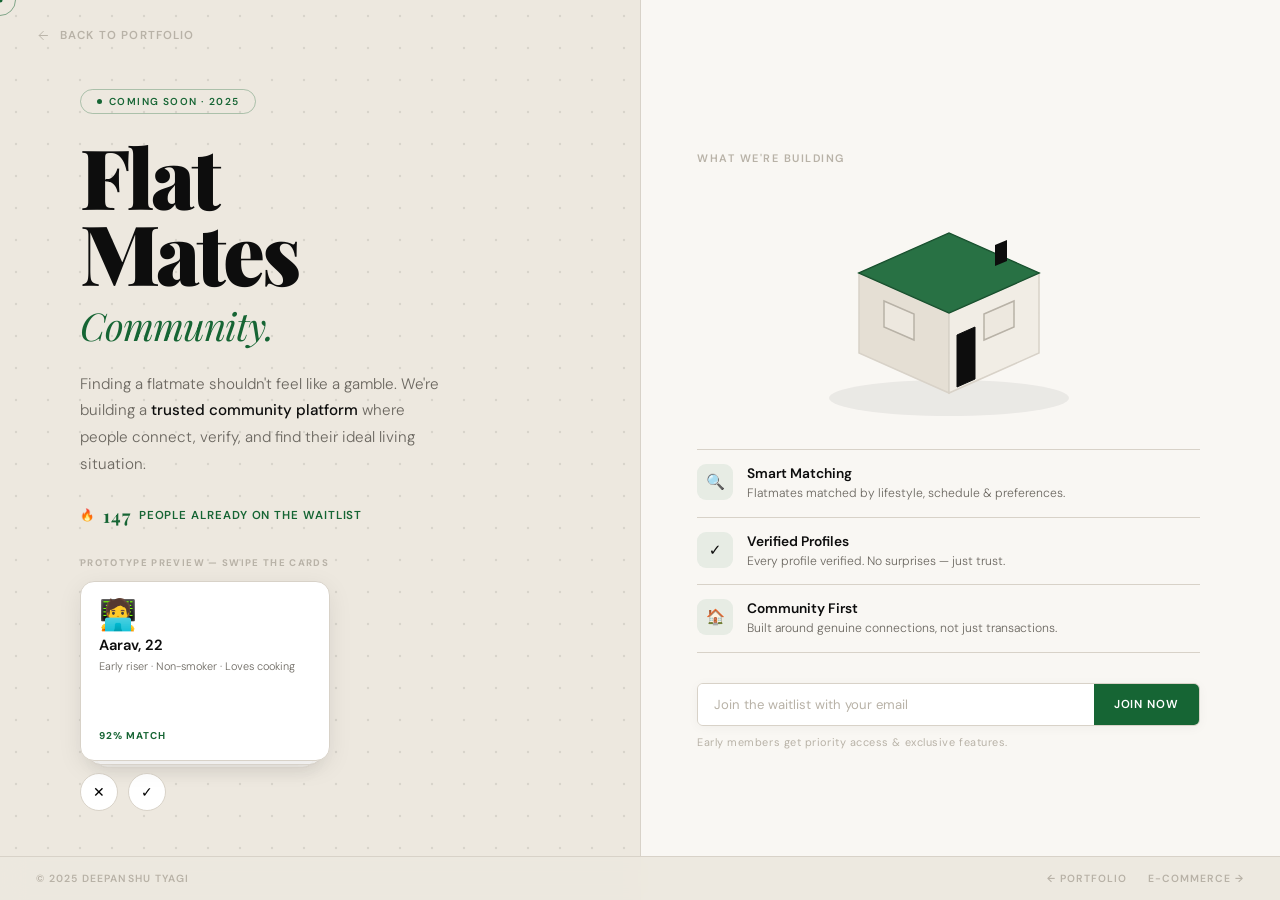
<file: flatmates.html>
<!DOCTYPE html>
<html lang="en">
<head>
<meta charset="UTF-8"><meta name="viewport" content="width=device-width, initial-scale=1.0">
<title>FlatMates Community — Coming Soon · Deepanshu Tyagi</title>
<link rel="preconnect" href="https://fonts.googleapis.com">
<link rel="preconnect" href="https://fonts.gstatic.com" crossorigin>
<link href="https://fonts.googleapis.com/css2?family=Playfair+Display:ital,wght@0,900;1,700&family=DM+Sans:opsz,wght@9..40,300;9..40,500;9..40,600&display=swap" rel="stylesheet">
<style>
:root{--cream:#EDE8DF;--cream2:#E5DFD4;--black:#0D0D0D;--mid:#6B6760;--light:#B8B2A7;--border:#D8D2C8;--grn:#166534;--grn-dim:rgba(22,101,52,.08);--serif:'Playfair Display',Georgia,serif;--sans:'DM Sans',system-ui,sans-serif}
*,*::before,*::after{box-sizing:border-box;margin:0;padding:0}html,body{height:100%}
body{background:var(--cream);color:var(--black);font-family:var(--sans);-webkit-font-smoothing:antialiased;cursor:none;overflow:hidden}
a{color:inherit;text-decoration:none}
#curtain{position:fixed;inset:0;background:var(--cream);z-index:9000;transform-origin:bottom;animation:cl .85s cubic-bezier(.76,0,.24,1) .08s forwards}
@keyframes cl{to{transform:scaleY(0)}}
#cr{position:fixed;top:0;left:0;pointer-events:none;z-index:8999;width:32px;height:32px;border:1.5px solid rgba(22,101,52,.5);border-radius:50%;transform:translate(-50%,-50%);transition:width .3s,height .3s}
#cd{position:fixed;top:0;left:0;pointer-events:none;z-index:8999;width:5px;height:5px;background:var(--grn);border-radius:50%;transform:translate(-50%,-50%)}
.back{position:fixed;top:28px;left:36px;z-index:100;display:flex;align-items:center;gap:9px;font-size:.72rem;font-weight:600;letter-spacing:.1em;text-transform:uppercase;color:var(--light);transition:color .25s;cursor:none;animation:fi .8s cubic-bezier(.16,1,.3,1) 1s both}
.back:hover{color:var(--black)}.back svg{width:15px;height:15px;fill:none;stroke:currentColor;stroke-width:1.5;transition:transform .25s}.back:hover svg{transform:translateX(-3px)}
@keyframes fi{from{opacity:0;transform:translateY(-8px)}to{opacity:1;transform:none}}
main{position:relative;z-index:1;height:100vh;display:grid;grid-template-columns:1fr 1fr}
main::before{content:'';position:fixed;inset:0;background-image:radial-gradient(circle,rgba(13,13,13,.06) 1px,transparent 1px);background-size:32px 32px;pointer-events:none;z-index:0}
body.live-dots main::before{display:none}
#dotfield{position:fixed;inset:0;z-index:0;pointer-events:none}
#trail{position:fixed;inset:0;z-index:9050;pointer-events:none}
.ml{position:relative;z-index:1;display:flex;flex-direction:column;justify-content:center;padding:80px 56px 80px 80px}
.mr{position:relative;z-index:1;display:flex;flex-direction:column;justify-content:center;padding:70px 80px 70px 56px;border-left:1px solid var(--border);background:#F9F7F3;overflow:hidden}
.badge{display:inline-flex;align-items:center;gap:7px;padding:5px 16px;border:1.5px solid rgba(22,101,52,.3);border-radius:100px;font-size:.63rem;font-weight:600;letter-spacing:.14em;text-transform:uppercase;color:var(--grn);margin-bottom:24px;animation:fi .8s cubic-bezier(.16,1,.3,1) .65s both;align-self:flex-start}
.bdot{width:5px;height:5px;border-radius:50%;background:var(--grn);animation:pls 2s infinite}
@keyframes pls{0%,100%{opacity:1}50%{opacity:.3}}
h1{font-family:var(--serif);font-weight:900;font-size:clamp(3rem,6.5vw,7rem);letter-spacing:-3px;line-height:.92;color:var(--black);margin-bottom:8px;animation:su .9s cubic-bezier(.16,1,.3,1) .3s both}
@keyframes su{from{opacity:0;transform:translateY(28px)}to{opacity:1;transform:none}}
.sub{font-family:var(--serif);font-style:italic;font-size:clamp(1.4rem,3vw,3.2rem);color:var(--grn);letter-spacing:-1px;animation:su .9s cubic-bezier(.16,1,.3,1) .44s both;margin-bottom:20px}
.tagline{font-size:.95rem;color:var(--mid);font-weight:300;line-height:1.75;max-width:360px;animation:fi .9s cubic-bezier(.16,1,.3,1) .58s both;margin-bottom:26px}
.tagline strong{color:var(--black);font-weight:500}
.wl{display:inline-flex;align-items:center;gap:8px;font-size:.72rem;font-weight:600;letter-spacing:.08em;text-transform:uppercase;color:var(--grn);animation:fi .9s cubic-bezier(.16,1,.3,1) .64s both;margin-bottom:28px}
.wl b{font-family:var(--serif);font-size:1.15rem}
/* swipe demo */
.demo{animation:fi .9s cubic-bezier(.16,1,.3,1) .72s both;max-width:250px}
.demo-lbl{font-size:.6rem;font-weight:700;letter-spacing:.14em;text-transform:uppercase;color:var(--light);margin-bottom:12px}
.deck{position:relative;height:180px;margin-bottom:12px}
.dcard{
  position:absolute;inset:0;background:#fff;border:1.5px solid var(--border);border-radius:14px;
  padding:18px;display:flex;flex-direction:column;gap:4px;
  box-shadow:0 6px 24px rgba(13,13,13,.08);
  transition:transform .35s cubic-bezier(.16,1,.3,1),opacity .35s;
  touch-action:none;user-select:none;cursor:none;
}
.dcard:nth-child(2){transform:scale(.94) translateY(10px);z-index:-1;opacity:.7}
.dcard:nth-child(3){transform:scale(.88) translateY(20px);z-index:-2;opacity:.4}
.dcard.fly-r{transform:translateX(140%) rotate(18deg)!important;opacity:0!important}
.dcard.fly-l{transform:translateX(-140%) rotate(-18deg)!important;opacity:0!important}
.dava{font-size:1.9rem;line-height:1}
.dname{font-size:.92rem;font-weight:600;color:var(--black)}
.dmeta{font-size:.68rem;color:var(--mid);font-weight:300}
.dmatch{margin-top:auto;font-size:.62rem;font-weight:700;letter-spacing:.1em;text-transform:uppercase;color:var(--grn)}
.dbtns{display:flex;gap:10px}
.dbtn{width:38px;height:38px;border-radius:50%;border:1.5px solid var(--border);background:#fff;font-size:.85rem;cursor:none;transition:border-color .2s,transform .2s;display:flex;align-items:center;justify-content:center}
.dbtn:hover{transform:translateY(-2px)}
.dbtn.no:hover{border-color:#dc2626;color:#dc2626}
.dbtn.yes:hover{border-color:var(--grn);color:var(--grn)}
/* right panel */
.rl{font-size:.68rem;font-weight:600;letter-spacing:.14em;text-transform:uppercase;color:var(--light);margin-bottom:18px;animation:fi .9s cubic-bezier(.16,1,.3,1) .68s both}
.iso-w{animation:fi .9s cubic-bezier(.16,1,.3,1) .6s both;margin-bottom:26px;display:flex;justify-content:center}
.iso{width:min(300px,80%);animation:isofloat 5s ease-in-out infinite}
@keyframes isofloat{0%,100%{transform:translateY(0)}50%{transform:translateY(-8px)}}
.iso .win{fill:#EDE8DF;transition:fill .35s, filter .35s}
.iso .glow .win{fill:#86efac;filter:drop-shadow(0 0 6px rgba(34,197,94,.7))}
.iso .linkline{stroke:#16a534;stroke-width:2;stroke-dasharray:5 5;opacity:0;transition:opacity .35s}
.iso.f-match .linkline{opacity:1;animation:dash 1s linear infinite}
@keyframes dash{to{stroke-dashoffset:-10}}
.iso .doorcheck{opacity:0;transform:scale(.5);transform-origin:center;transition:opacity .3s,transform .35s cubic-bezier(.34,1.56,.64,1)}
.iso.f-verify .doorcheck{opacity:1;transform:scale(1)}
.iso .heart{opacity:0;transform:translateY(8px);transition:opacity .3s,transform .35s cubic-bezier(.34,1.56,.64,1)}
.iso.f-comm .heart{opacity:1;transform:translateY(0)}
.feats{display:flex;flex-direction:column;margin-bottom:30px;animation:fi .9s cubic-bezier(.16,1,.3,1) .74s both}
.feat{display:flex;align-items:flex-start;gap:14px;padding:14px 0;border-bottom:1px solid var(--border);transition:padding-left .25s}
.feat:first-child{border-top:1px solid var(--border)}
.feat:hover{padding-left:6px}
.ficon{width:36px;height:36px;background:var(--grn-dim);border-radius:9px;display:flex;align-items:center;justify-content:center;font-size:.95rem;flex-shrink:0}
.ftxt h4{font-size:.86rem;font-weight:600;color:var(--black);margin-bottom:2px}
.ftxt p{font-size:.76rem;color:var(--mid);font-weight:300;line-height:1.55}
.form{display:flex;border:1.5px solid var(--border);border-radius:6px;overflow:hidden;transition:border-color .3s;animation:fi .9s cubic-bezier(.16,1,.3,1) .82s both;box-shadow:0 2px 12px rgba(13,13,13,.04)}
.form:focus-within{border-color:var(--grn)}
.form input{flex:1;padding:12px 16px;background:#fff;border:none;outline:none;font-family:var(--sans);font-size:.82rem;color:var(--black)}
.form input::placeholder{color:var(--light)}
.form button{padding:12px 20px;background:var(--grn);border:none;font-family:var(--sans);font-size:.72rem;font-weight:600;letter-spacing:.08em;text-transform:uppercase;color:#fff;cursor:none;transition:background .25s;white-space:nowrap}
.form button:hover{background:#14532D}
.note{font-size:.68rem;color:var(--light);letter-spacing:.05em;margin-top:9px;animation:fi .9s cubic-bezier(.16,1,.3,1) .9s both}
.strip{position:fixed;bottom:0;left:0;right:0;z-index:10;border-top:1px solid var(--border);background:rgba(237,232,223,.95);backdrop-filter:blur(12px);padding:15px 36px;display:flex;justify-content:space-between;align-items:center;animation:fi .8s cubic-bezier(.16,1,.3,1) 1s both}
.strip p{font-size:.65rem;font-weight:600;letter-spacing:.1em;text-transform:uppercase;color:var(--light)}
.strip-links{display:flex;gap:20px}
.strip-links a{font-size:.65rem;font-weight:600;letter-spacing:.1em;text-transform:uppercase;color:var(--light);transition:color .2s;cursor:none}
.strip-links a:hover{color:var(--black)}
@media(max-width:900px){
  main{grid-template-columns:1fr;overflow-y:auto;height:auto;min-height:100vh}
  .ml{padding:100px 24px 40px}
  .mr{padding:40px 24px 100px;border-left:none;border-top:1px solid var(--border)}
  .strip{position:static}
  body{overflow-y:auto;cursor:auto}
  a,button,.form button,.dbtn{cursor:pointer}
  #cr,#cd,#dotfield,#trail{display:none}
  .demo{max-width:100%}
  .deck{height:190px}
  .dcard{cursor:grab}
  .iso{width:min(240px,68%)}
}
@media(max-width:600px){
  .ml{padding:92px 20px 36px}
  .mr{padding:36px 20px 96px}
  h1{font-size:clamp(2.8rem,17vw,4.2rem)}
  .sub{font-size:clamp(1.4rem,9vw,2.2rem)}
  .strip{flex-direction:column;gap:10px;text-align:center;padding:16px 20px}
}
@media (prefers-reduced-motion: reduce){*{animation-duration:.01ms !important;transition-duration:.01ms !important}.iso{animation:none}}
</style>
</head>
<body>
<div id="curtain"></div><div id="cr"></div><div id="cd"></div>
<canvas id="dotfield"></canvas>
<canvas id="trail"></canvas>
<a href="index.html" class="back pl"><svg viewBox="0 0 24 24"><path d="M19 12H5M5 12l7-7M5 12l7 7"/></svg>Back to Portfolio</a>
<main>
  <div class="ml">
    <div class="badge"><span class="bdot"></span>Coming Soon · 2025</div>
    <h1>Flat<br>Mates</h1>
    <div class="sub">Community.</div>
    <p class="tagline">Finding a flatmate shouldn't feel like a gamble. We're building a <strong>trusted community platform</strong> where people connect, verify, and find their ideal living situation.</p>
    <div class="wl">🔥 <b id="wlN">147</b> people already on the waitlist</div>

    <div class="demo">
      <div class="demo-lbl">Prototype preview — swipe the cards</div>
      <div class="deck" id="deck"></div>
      <div class="dbtns">
        <button class="dbtn no" id="dNo" aria-label="Skip">✕</button>
        <button class="dbtn yes" id="dYes" aria-label="Match">✓</button>
      </div>
    </div>
  </div>

  <div class="mr">
    <p class="rl">What we're building</p>

    <!-- Interactive isometric flat -->
    <div class="iso-w">
      <svg class="iso" id="iso" viewBox="0 0 300 240" xmlns="http://www.w3.org/2000/svg" aria-hidden="true">
        <!-- ground shadow -->
        <ellipse cx="150" cy="215" rx="120" ry="18" fill="rgba(13,13,13,.06)"/>
        <!-- left wall -->
        <polygon points="60,90 150,130 150,210 60,170" fill="#E5DFD4" stroke="#D8D2C8" stroke-width="1.5"/>
        <!-- right wall -->
        <polygon points="150,130 240,90 240,170 150,210" fill="#F1EDE5" stroke="#D8D2C8" stroke-width="1.5"/>
        <!-- roof -->
        <polygon points="60,90 150,50 240,90 150,130" fill="#166534" stroke="#0f4c27" stroke-width="1.5"/>
        <polygon points="150,50 240,90 150,130 60,90" fill="rgba(255,255,255,.08)"/>
        <!-- windows (left + right room) -->
        <g id="winL"><polygon class="win" points="85,118 115,131 115,157 85,144" stroke="#B8B2A7" stroke-width="1.5"/></g>
        <g id="winR"><polygon class="win" points="185,131 215,118 215,144 185,157" stroke="#B8B2A7" stroke-width="1.5"/></g>
        <!-- match link between windows -->
        <line class="linkline" x1="100" y1="137" x2="200" y2="137"/>
        <!-- door on right wall -->
        <polygon points="158,152 176,144 176,196 158,204" fill="#0D0D0D" stroke="#0D0D0D"/>
        <!-- verified check on door -->
        <g class="doorcheck">
          <circle cx="167" cy="172" r="13" fill="#22c55e"/>
          <path d="M160 172 l5 5 l9 -10" stroke="#fff" stroke-width="3" fill="none" stroke-linecap="round" stroke-linejoin="round"/>
        </g>
        <!-- community heart above roof -->
        <g class="heart">
          <path d="M150 28 c-4-9 -18-8 -18 3 c0 8 10 13 18 19 c8-6 18-11 18-19 c0-11 -14-12 -18-3 z" fill="#dc2626"/>
        </g>
        <!-- chimney -->
        <polygon points="196,62 208,57 208,78 196,83" fill="#0D0D0D"/>
      </svg>
    </div>

    <div class="feats">
      <div class="feat" data-iso="f-match"><div class="ficon">🔍</div><div class="ftxt"><h4>Smart Matching</h4><p>Flatmates matched by lifestyle, schedule &amp; preferences.</p></div></div>
      <div class="feat" data-iso="f-verify"><div class="ficon">✓</div><div class="ftxt"><h4>Verified Profiles</h4><p>Every profile verified. No surprises — just trust.</p></div></div>
      <div class="feat" data-iso="f-comm"><div class="ficon">🏠</div><div class="ftxt"><h4>Community First</h4><p>Built around genuine connections, not just transactions.</p></div></div>
    </div>
    <form class="form" onsubmit="sub(event)"><input type="email" id="em" placeholder="Join the waitlist with your email" required><button type="submit">Join now</button></form>
    <p class="note" id="note">Early members get priority access &amp; exclusive features.</p>
  </div>
</main>
<div class="strip">
  <p>© 2025 Deepanshu Tyagi</p>
  <div class="strip-links">
    <a href="index.html" class="pl">← Portfolio</a>
    <a href="ecommerce.html" class="pl">E-Commerce →</a>
  </div>
</div>
<script>
/* cursor */
const cr=document.getElementById('cr'),cd=document.getElementById('cd');let rx=0,ry=0,mx=0,my=0;
document.addEventListener('mousemove',e=>{mx=e.clientX;my=e.clientY;cd.style.transform=`translate(${mx}px,${my}px) translate(-50%,-50%)`;});
(function loop(){rx+=(mx-rx)*.13;ry+=(my-ry)*.13;cr.style.transform=`translate(${rx}px,${ry}px) translate(-50%,-50%)`;requestAnimationFrame(loop)})();

/* living dot field — green */
(function(){
  if(matchMedia('(prefers-reduced-motion: reduce)').matches || innerWidth<=900) return;
  document.body.classList.add('live-dots');
  const canvas=document.getElementById('dotfield'),ctx=canvas.getContext('2d');
  let dots=[],W=0,H=0;const GAP=32,R=130,PUSH=26;
  function build(){W=canvas.width=innerWidth;H=canvas.height=innerHeight;dots=[];
    for(let x=GAP/2;x<W;x+=GAP)for(let y=GAP/2;y<H;y+=GAP)dots.push({hx:x,hy:y,x,y,vx:0,vy:0});}
  build();addEventListener('resize',build);
  let cx=-9999,cy=-9999;
  document.addEventListener('mousemove',e=>{cx=e.clientX;cy=e.clientY;});
  document.addEventListener('mouseleave',()=>{cx=-9999;cy=-9999;});
  (function frame(){
    requestAnimationFrame(frame);
    ctx.clearRect(0,0,W,H);
    for(const d of dots){
      const dx=d.x-cx,dy=d.y-cy,dist=Math.hypot(dx,dy);
      if(dist<R&&dist>0.01){const f=(1-dist/R)*PUSH;d.vx+=(dx/dist)*f*.12;d.vy+=(dy/dist)*f*.12;}
      d.vx+=(d.hx-d.x)*.06;d.vy+=(d.hy-d.y)*.06;d.vx*=.82;d.vy*=.82;d.x+=d.vx;d.y+=d.vy;
      const disp=Math.hypot(d.x-d.hx,d.y-d.hy);
      ctx.fillStyle=disp>1.5?`rgba(22,101,52,${Math.min(.55,.14+disp*.03)})`:'rgba(13,13,13,.09)';
      ctx.beginPath();ctx.arc(d.x,d.y,disp>1.5?1.7:1.2,0,6.283);ctx.fill();
    }
  })();
})();

/* comet trail — green */
(function(){
  if(matchMedia('(prefers-reduced-motion: reduce)').matches || innerWidth<=900) return;
  const canvas=document.getElementById('trail'),ctx=canvas.getContext('2d');
  function size(){canvas.width=innerWidth;canvas.height=innerHeight;}
  size();addEventListener('resize',size);
  const pts=[];let lx=-1,ly=-1;
  document.addEventListener('mousemove',e=>{
    if(lx>=0){const d=Math.hypot(e.clientX-lx,e.clientY-ly),steps=Math.min(6,Math.ceil(d/18));
      for(let i=1;i<=steps;i++)pts.push({x:lx+(e.clientX-lx)*i/steps,y:ly+(e.clientY-ly)*i/steps,life:1});
    }else pts.push({x:e.clientX,y:e.clientY,life:1});
    lx=e.clientX;ly=e.clientY;
    if(pts.length>60)pts.splice(0,pts.length-60);
  });
  (function frame(){
    requestAnimationFrame(frame);
    ctx.clearRect(0,0,canvas.width,canvas.height);
    for(let i=pts.length-1;i>=0;i--){pts[i].life-=.035;if(pts[i].life<=0)pts.splice(i,1);}
    if(pts.length<2)return;
    ctx.lineCap='round';ctx.lineJoin='round';
    for(let i=1;i<pts.length;i++){
      const p0=pts[i-1],p1=pts[i];
      ctx.strokeStyle=`rgba(22,101,52,${p1.life*.5})`;
      ctx.lineWidth=p1.life*4;
      ctx.shadowColor='rgba(34,197,94,.55)';ctx.shadowBlur=10*p1.life;
      ctx.beginPath();ctx.moveTo(p0.x,p0.y);ctx.lineTo(p1.x,p1.y);ctx.stroke();
    }
    ctx.shadowBlur=0;
  })();
})();

/* isometric flat interactions */
const iso=document.getElementById('iso');
document.querySelectorAll('.feat').forEach(f=>{
  f.addEventListener('mouseenter',()=>{
    iso.classList.add(f.dataset.iso);
    if(f.dataset.iso==='f-match'){document.getElementById('winL').classList.add('glow');document.getElementById('winR').classList.add('glow');}
  });
  f.addEventListener('mouseleave',()=>{
    iso.classList.remove(f.dataset.iso);
    document.getElementById('winL').classList.remove('glow');
    document.getElementById('winR').classList.remove('glow');
  });
});

/* waitlist counter tick */
(function(){
  const n=document.getElementById('wlN');let v=147;
  (function tick(){
    setTimeout(()=>{ if(Math.random()>.4){v++;n.textContent=v;} tick(); }, 5000+Math.random()*9000);
  })();
})();

/* swipe deck */
(function(){
  const profiles=[
    {a:'🧑‍💻',n:'Aarav, 22',m:'Early riser · Non-smoker · Loves cooking',match:'92% match'},
    {a:'👩‍🎨',n:'Ishita, 24',m:'Night owl · Pet friendly · Quiet workspace',match:'87% match'},
    {a:'🧑‍🎓',n:'Rohan, 21',m:'Gym at 6am · Vegetarian · Gamer',match:'81% match'},
  ];
  const deck=document.getElementById('deck');
  let order=[0,1,2];
  function render(){
    deck.innerHTML='';
    order.forEach(i=>{
      const p=profiles[i];
      const c=document.createElement('div');
      c.className='dcard';
      c.innerHTML=`<div class="dava">${p.a}</div><div class="dname">${p.n}</div><div class="dmeta">${p.m}</div><div class="dmatch">${p.match}</div>`;
      deck.appendChild(c);
    });
    attachDrag(deck.firstElementChild);
  }
  function swipe(dirRight){
    const top=deck.firstElementChild;
    if(!top)return;
    top.classList.add(dirRight?'fly-r':'fly-l');
    setTimeout(()=>{order.push(order.shift());render();},320);
  }
  function attachDrag(card){
    if(!card)return;
    let sx=0,dx=0,drag=false;
    card.addEventListener('pointerdown',e=>{drag=true;sx=e.clientX;card.style.transition='none';card.setPointerCapture(e.pointerId);});
    card.addEventListener('pointermove',e=>{
      if(!drag)return;dx=e.clientX-sx;
      card.style.transform=`translateX(${dx}px) rotate(${dx*.08}deg)`;
    });
    card.addEventListener('pointerup',()=>{
      drag=false;card.style.transition='';
      if(Math.abs(dx)>70){swipe(dx>0);}else{card.style.transform='';}
      dx=0;
    });
  }
  document.getElementById('dYes').addEventListener('click',()=>swipe(true));
  document.getElementById('dNo').addEventListener('click',()=>swipe(false));
  render();
})();

function sub(e){e.preventDefault();const n=document.getElementById('note');n.textContent="✓ You're on the waitlist — we'll reach out soon.";n.style.color='#166534';document.querySelector('.form').style.display='none';const w=document.getElementById('wlN');w.textContent=parseInt(w.textContent)+1;}

/* page transitions */
document.querySelectorAll('.pl').forEach(l=>{l.addEventListener('click',e=>{e.preventDefault();const h=l.getAttribute('href'),c=document.createElement('div');Object.assign(c.style,{position:'fixed',inset:0,background:'#EDE8DF',zIndex:9000,transform:'translateY(100%)',transition:'transform 0.65s cubic-bezier(0.76,0,0.24,1)'});document.body.appendChild(c);requestAnimationFrame(()=>requestAnimationFrame(()=>{c.style.transform='translateY(0)'}));setTimeout(()=>location.href=h,680);});});
</script>
</body></html>
</file>
